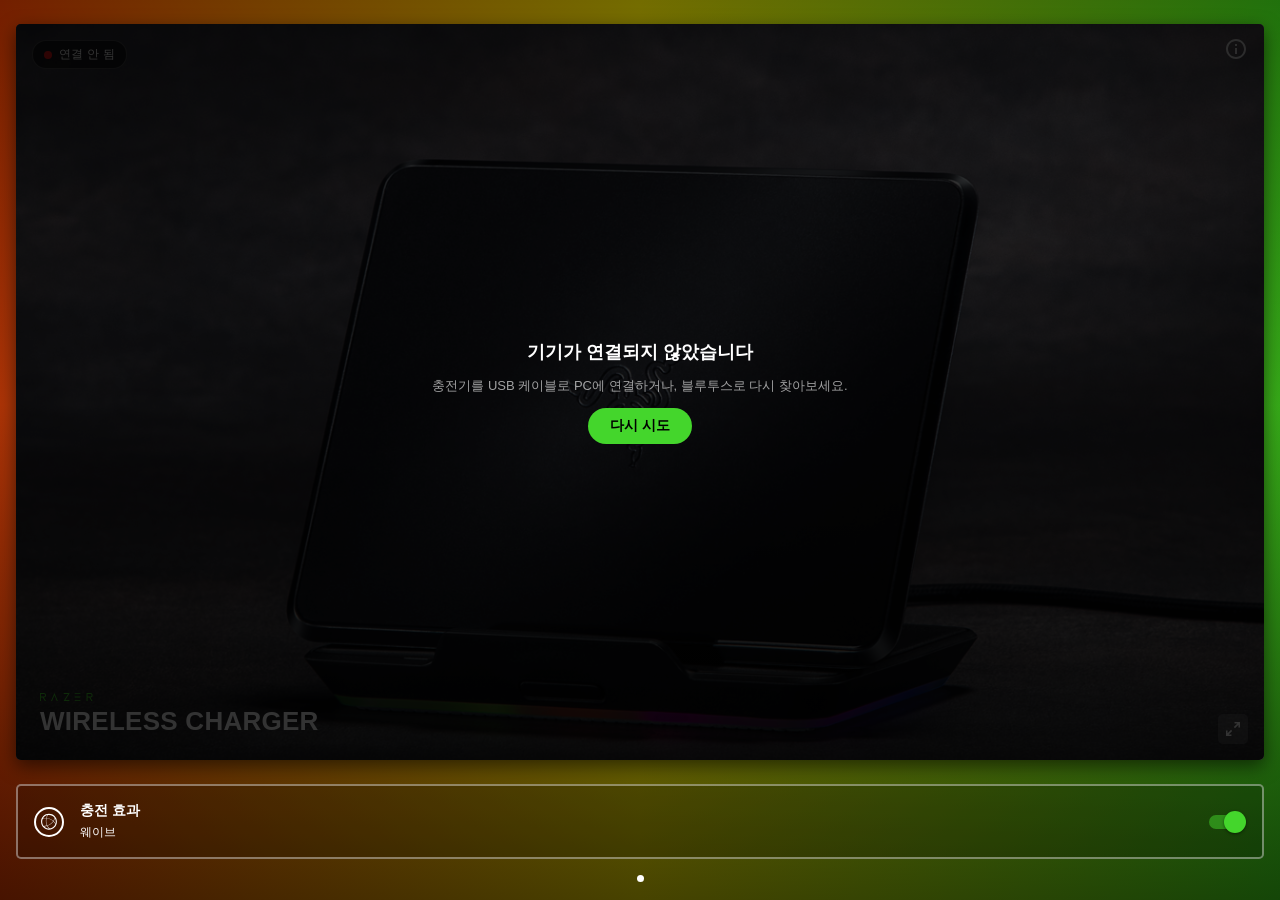
<file: ui/index.html>
<!doctype html>
<html lang="ko">
<head>
<meta charset="utf-8">
<meta name="viewport" content="width=device-width, initial-scale=1">
<title>Razer Chroma</title>
<link rel="stylesheet" href="app.css">
</head>
<body>
<div id="bg"><div id="bgColor"></div><div id="bgShade"></div></div>

<!-- 1. 기기 화면 (원래 앱의 fragment_audrey_device) -->
<section class="page" id="pageMain">
  <div class="card" id="card">
    <img class="photo" src="img/audrey.png" alt="">
    <div class="cardShade"></div>
    <div class="conn" id="connChip"><span class="dot"></span><span id="connText">연결 안 됨</span></div>
    <button class="iconBtn info" id="btnInfo" title="정보"><img src="img/information_line.svg" alt=""></button>
    <div class="deviceHead">
      <img class="razerLogo" src="img/ic_razer_logo_green.svg" alt="">
      <div class="model">Wireless Charger</div>
    </div>
    <button class="advance" id="btnAdvanced" title="고급"><img src="img/advance_icon.svg" alt=""></button>
    <div class="lost hidden" id="lost">
      <div class="lostTitle" id="lostTitle">기기 찾는 중...</div>
      <div class="lostBody" id="lostBody">충전기를 USB 케이블로 PC에 연결하거나, 전원을 켠 채로 두면 블루투스로 연결합니다.</div>
      <button class="greenBtn" id="btnRetry">다시 시도</button>
    </div>
  </div>
  <div class="effectRow" id="rowCharging" data-profile="2">
    <img class="effIcon" src="img/icon_effect.svg" alt="">
    <div class="effTexts"><div class="effType">충전 효과</div><div class="effName" id="nameCharging">-</div></div>
    <label class="switch" title="켜기/끄기"><input type="checkbox" id="swCharging"><span></span></label>
  </div>
  <div class="dots"><span class="on"></span></div>
</section>

<!-- 2. 색상 편집 화면 (원래 앱의 chroma_view) -->
<section class="page hidden" id="pageEditor">
  <div class="edTop">
    <button class="iconBtn" id="btnBack" title="뒤로"><img src="img/arrow_back_white.svg" alt=""></button>
    <div class="edTitle" id="edTitle">충전 효과</div>
    <div class="hexBox">
      <input id="hexInput" class="hidden" maxlength="7" spellcheck="false" placeholder="Hex 색상 코드 입력">
      <button class="hexBtn" id="btnHex">#</button>
    </div>
  </div>
  <div class="wheelArea">
    <canvas id="wheel"></canvas>
    <div class="blocked hidden" id="blocked">이 효과는 편집할 수 없는 기본 색상입니다.</div>
  </div>
  <div class="holders">
    <button class="ckBtn white" id="btnBright" title="LED 밝기"><img src="img/ck_ic_brightness.png" alt=""></button>
    <div class="swatches" id="swatches">
      <button class="swatch" data-i="0"></button>
      <button class="swatch" data-i="1"></button>
    </div>
    <div class="spacer"></div>
    <div class="modeMenu hidden" id="modeMenu"></div>
    <button class="ckBtn black" id="btnMode" title="효과"><img id="modeIcon" src="img/ck_ic_static.png" alt=""></button>
  </div>
  <div class="bottom" id="bottom">
    <div class="panel" id="pIntensity">
      <div class="pTitle" id="intensityTitle">색상 강도</div>
      <div class="pRow">
        <button class="mute" id="btnMute" title="두 번째 색 끄기"><img src="img/ck_ic_mute.png" alt=""></button>
        <input type="range" id="intensity" min="0" max="100" value="100">
      </div>
    </div>
    <div class="panel" id="pBright">
      <div class="pTitle">LED 밝기</div>
      <input type="range" id="brightness" class="plain" min="0" max="255" value="187">
    </div>
    <div class="panel" id="pDirection">
      <div class="pTitle">웨이브 방향</div>
      <div class="pButtons">
        <button class="rb" data-dir="left"><img src="img/ck_arrow_left_white.png" alt="왼쪽"></button>
        <button class="rb" data-dir="right"><img src="img/ck_arrow_right_white.png" alt="오른쪽"></button>
      </div>
    </div>
    <div class="panel" id="pDuration">
      <div class="pTitle">효과 지속 시간</div>
      <div class="pButtons">
        <button class="rb" data-speed="0">짧게</button>
        <button class="rb" data-speed="1">중간</button>
        <button class="rb" data-speed="2">길게</button>
      </div>
    </div>
  </div>
</section>

<!-- 3. 고급 화면 (원래 앱의 activity_device_advanced + layout_audrey_advanced) -->
<section class="page hidden" id="pageAdvanced">
  <div class="advHeader">
    <img src="img/audrey_advanced.png" alt="">
    <div class="advShade"></div>
    <button class="iconBtn advBack" id="btnAdvBack" title="뒤로"><img src="img/arrow_back_white.svg" alt=""></button>
    <div class="advName"><img class="razerLogo" src="img/ic_razer_logo_green.svg" alt=""><div class="model">Wireless Charger</div></div>
  </div>
  <div class="advBody">
    <div class="effectRow box" id="rowStandby" data-profile="1">
      <img class="effIcon ring" src="img/ic_chromaring.png" alt="">
      <div class="effTexts"><div class="effType">대기 효과</div><div class="effName" id="nameStandby">-</div></div>
      <label class="switch" title="켜기/끄기"><input type="checkbox" id="swStandby"><span></span></label>
    </div>

    <div class="advTitle">고급</div>
    <div class="sep"></div>

    <div class="bleOnly" id="bleOnly">
      <div class="box setRow">
        <div class="setTexts"><div class="setTitle">상태 표시기</div><div class="setBody">무선 충전기의 상태 표시기를 사용하거나 사용하지 않도록 설정합니다.</div></div>
        <label class="switch"><input type="checkbox" id="swStatus"><span></span></label>
      </div>
      <div class="box setRow timer" id="timerCharging">
        <div class="setTexts">
          <div class="setTitle">충전 효과 타이머</div><div class="setBody">일정 시간이 지나면 조명을 사용하지 않습니다.</div>
          <button class="timeVal" data-which="charging"><span class="num">15</span><span class="unit">분</span></button>
        </div>
        <label class="switch"><input type="checkbox" id="swTimerCharging"><span></span></label>
      </div>
      <div class="box setRow timer" id="timerStandby">
        <div class="setTexts">
          <div class="setTitle">대기 효과 타이머</div><div class="setBody">일정 시간 동안 무선 충전기를 사용하지 않으면 조명을 사용하지 않습니다.</div>
          <button class="timeVal" data-which="standby"><span class="num">15</span><span class="unit">분</span></button>
        </div>
        <label class="switch"><input type="checkbox" id="swTimerStandby"><span></span></label>
      </div>
      <div class="bleCover hidden" id="bleCover">
        <div>상태 표시기와 타이머는 블루투스로 연결했을 때만 바꿀 수 있습니다.<br>
          처음 한 번은 충전기 버튼을 5~6초 길게 눌러 페어링 모드로 만든 뒤 연결하세요.<br>
          <span style="color:#999">충전기는 기기 하나만 기억하므로 폰과의 블루투스 연결은 끊어집니다.</span></div>
        <button class="greenBtn" id="btnBleCover">블루투스 연결</button>
      </div>
    </div>

    <div class="advTitle small">연결</div>
    <div class="sep"></div>
    <div class="box setRow">
      <div class="setTexts"><div class="setTitle">USB</div><div class="setBody" id="usbInfo">연결 안 됨</div></div>
    </div>
    <div class="box setRow">
      <div class="setTexts"><div class="setTitle">블루투스</div><div class="setBody" id="bleInfo">연결 안 됨</div></div>
      <button class="lineBtn" id="btnBle">연결</button>
    </div>
    <button class="box setRow linkRow" id="btnReset"><div class="setTitle danger">기기 설정 초기화</div></button>
    <button class="box setRow linkRow" id="btnLog"><div class="setTitle">통신 기록 보기</div></button>
    <pre id="log" class="hidden"></pre>
    <p class="foot">Razer Chroma Configurator 2.5.199의 명령을 PC용으로 옮긴 비공식 프로그램입니다.</p>
  </div>
</section>

<!-- 타이머 고르기 (원래 앱의 fragment_dialog_device_timer_list) -->
<div class="sheetBack hidden" id="sheetBack">
  <div class="sheet">
    <div class="sheetTitle" id="sheetTitle">충전 효과 타이머</div>
    <div id="sheetList"></div>
  </div>
</div>
<div class="dialogBack hidden" id="confirmBack">
  <div class="dialog">
    <div class="dTitle">기기 설정 초기화</div>
    <div class="dBody">충전기의 조명 설정을 처음 상태로 되돌릴까요?</div>
    <div class="dBtns"><button id="confirmNo">취소</button><button id="confirmYes" class="green">초기화</button></div>
  </div>
</div>
<div class="toast hidden" id="toast"></div>
<script src="app.js"></script>
</body>
</html>
</file>
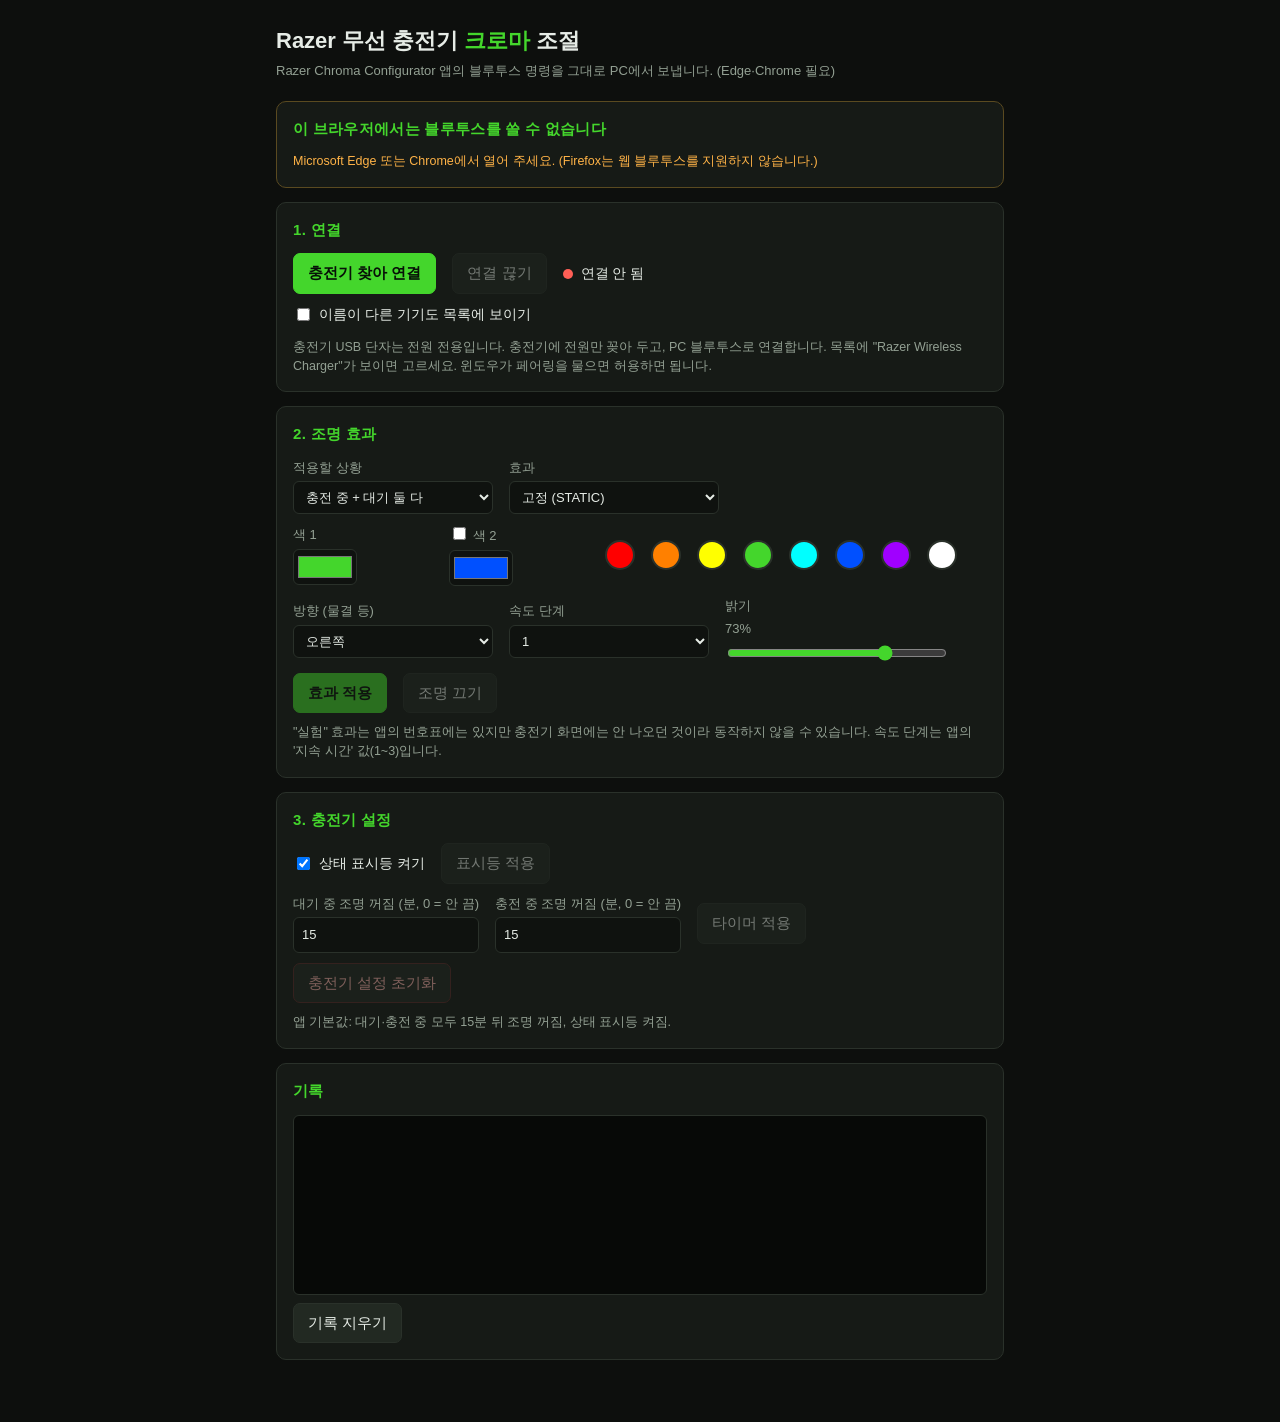
<file: 브라우저판/index.html>
<!doctype html>
<html lang="ko">
<head>
<meta charset="utf-8">
<meta name="viewport" content="width=device-width, initial-scale=1">
<title>충전기 크로마 조절</title>
<style>
  :root {
    --bg: #0d0f0d; --panel: #161a16; --line: #2a312a; --text: #e6ece6; --dim: #93a093;
    --accent: #44d62c; --accent-dark: #2e9a1c; --warn: #ffb347; --bad: #ff5f56;
  }
  * { box-sizing: border-box; }
  body { margin: 0; background: var(--bg); color: var(--text); font: 15px/1.5 "Malgun Gothic", "Segoe UI", sans-serif; }
  main { max-width: 760px; margin: 0 auto; padding: 24px 16px 48px; }
  h1 { font-size: 22px; margin: 0 0 4px; }
  h1 span { color: var(--accent); }
  .sub { color: var(--dim); margin: 0 0 20px; font-size: 13px; }
  section { background: var(--panel); border: 1px solid var(--line); border-radius: 10px; padding: 16px; margin-bottom: 14px; }
  h2 { font-size: 15px; margin: 0 0 12px; color: var(--accent); letter-spacing: .02em; }
  .row { display: flex; flex-wrap: wrap; gap: 10px 16px; align-items: center; margin-bottom: 10px; }
  .row:last-child { margin-bottom: 0; }
  label.f { display: flex; flex-direction: column; gap: 4px; font-size: 13px; color: var(--dim); min-width: 140px; }
  select { min-width: 200px; }
  select, input[type=number] { background: #0f120f; color: var(--text); border: 1px solid var(--line); border-radius: 6px; padding: 7px 8px; font: inherit; }
  input[type=color] { width: 64px; height: 36px; border: 1px solid var(--line); border-radius: 6px; background: #0f120f; padding: 2px; }
  input[type=range] { width: 220px; accent-color: var(--accent); }
  button { background: #222922; color: var(--text); border: 1px solid var(--line); border-radius: 7px; padding: 8px 14px; font: inherit; cursor: pointer; }
  button:hover:not(:disabled) { border-color: var(--accent); }
  button.primary { background: var(--accent); color: #071007; border-color: var(--accent); font-weight: 700; }
  button.primary:hover:not(:disabled) { background: #5ae740; }
  button.danger { border-color: #5a2a28; color: #ffb3ae; }
  button:disabled { opacity: .45; cursor: default; }
  .swatch { width: 30px; height: 30px; border-radius: 50%; border: 2px solid var(--line); padding: 0; }
  .status { display: inline-flex; align-items: center; gap: 8px; font-size: 14px; }
  .dot { width: 10px; height: 10px; border-radius: 50%; background: var(--bad); }
  .dot.on { background: var(--accent); box-shadow: 0 0 8px var(--accent); }
  .dot.busy { background: var(--warn); }
  .note { font-size: 12.5px; color: var(--dim); margin: 6px 0 0; }
  .warn { color: var(--warn); }
  .info { font-size: 13px; color: var(--dim); }
  #log { background: #070907; border: 1px solid var(--line); border-radius: 6px; height: 180px; overflow: auto; padding: 8px; font: 12px/1.45 Consolas, monospace; white-space: pre-wrap; color: #b9c7b9; margin: 0; }
  #log .tx { color: #9fe58f; } #log .rx { color: #8fc7ff; } #log .er { color: #ff8c85; }
  .chk { display: inline-flex; gap: 6px; align-items: center; font-size: 14px; }
  .hidden { display: none !important; }
  #unsupported { border-color: #5a4a20; }
  @media (max-width: 520px) { input[type=range] { width: 100%; } label.f { min-width: 46%; } }
</style>
</head>
<body>
<main>
  <h1>Razer 무선 충전기 <span>크로마</span> 조절</h1>
  <p class="sub">Razer Chroma Configurator 앱의 블루투스 명령을 그대로 PC에서 보냅니다. (Edge·Chrome 필요)</p>

  <section id="unsupported" class="hidden">
    <h2>이 브라우저에서는 블루투스를 쓸 수 없습니다</h2>
    <p class="note warn" id="unsupportedText"></p>
  </section>

  <section>
    <h2>1. 연결</h2>
    <div class="row">
      <button class="primary" id="btnConnect">충전기 찾아 연결</button>
      <button id="btnDisconnect" disabled>연결 끊기</button>
      <span class="status"><span class="dot" id="dot"></span><span id="statusText">연결 안 됨</span></span>
    </div>
    <div class="row">
      <label class="chk"><input type="checkbox" id="showAll"> 이름이 다른 기기도 목록에 보이기</label>
    </div>
    <p class="info" id="deviceInfo"></p>
    <p class="note">충전기 USB 단자는 전원 전용입니다. 충전기에 전원만 꽂아 두고, PC 블루투스로 연결합니다.
      목록에 "Razer Wireless Charger"가 보이면 고르세요. 윈도우가 페어링을 물으면 허용하면 됩니다.</p>
  </section>

  <section>
    <h2>2. 조명 효과</h2>
    <div class="row">
      <label class="f">적용할 상황
        <select id="target">
          <option value="both">충전 중 + 대기 둘 다</option>
          <option value="charging">충전 중 효과만</option>
          <option value="standby">대기 효과만</option>
        </select>
      </label>
      <label class="f">효과
        <select id="effect"></select>
      </label>
    </div>
    <div class="row" id="colorRow">
      <label class="f">색 1 <input type="color" id="color1" value="#44d62c"></label>
      <label class="f"><span><input type="checkbox" id="useColor2"> 색 2</span> <input type="color" id="color2" value="#0050ff" disabled></label>
      <div class="row" style="margin:0" id="presets"></div>
    </div>
    <div class="row">
      <label class="f">방향 (물결 등)
        <select id="direction"><option value="right">오른쪽</option><option value="left">왼쪽</option></select>
      </label>
      <label class="f">속도 단계
        <select id="speed"><option value="0">1</option><option value="1">2</option><option value="2">3</option></select>
      </label>
      <label class="f">밝기 <span id="brightnessLabel"></span>
        <input type="range" id="brightness" min="0" max="255" value="187">
      </label>
    </div>
    <div class="row">
      <button class="primary" id="btnApply" disabled>효과 적용</button>
      <button id="btnOff" disabled>조명 끄기</button>
    </div>
    <p class="note">"실험" 효과는 앱의 번호표에는 있지만 충전기 화면에는 안 나오던 것이라 동작하지 않을 수 있습니다.
      속도 단계는 앱의 '지속 시간' 값(1~3)입니다.</p>
  </section>

  <section>
    <h2>3. 충전기 설정</h2>
    <div class="row">
      <label class="chk"><input type="checkbox" id="statusLight" checked> 상태 표시등 켜기</label>
      <button id="btnStatusLight" disabled>표시등 적용</button>
    </div>
    <div class="row">
      <label class="f">대기 중 조명 꺼짐 (분, 0 = 안 끔)
        <input type="number" id="standbyMin" min="0" max="1092" value="15">
      </label>
      <label class="f">충전 중 조명 꺼짐 (분, 0 = 안 끔)
        <input type="number" id="chargingMin" min="0" max="1092" value="15">
      </label>
      <button id="btnTimers" disabled>타이머 적용</button>
    </div>
    <div class="row">
      <button class="danger" id="btnReset" disabled>충전기 설정 초기화</button>
    </div>
    <p class="note">앱 기본값: 대기·충전 중 모두 15분 뒤 조명 꺼짐, 상태 표시등 켜짐.</p>
  </section>

  <section>
    <h2>기록</h2>
    <pre id="log"></pre>
    <div class="row" style="margin-top:8px">
      <button id="btnClearLog">기록 지우기</button>
    </div>
  </section>
</main>

<script src="protocol.js"></script>
<script>
(() => {
  "use strict";
  const RC = window.RazerCharger;
  const $ = (id) => document.getElementById(id);
  const enc = new RC.Encoder();
  let device = null, server = null, writeChar = null, notifyChar = null;
  let lastWrite = 0;
  let queue = Promise.resolve();

  // ---------- 기록 ----------
  function log(text, cls) {
    const line = document.createElement("span");
    if (cls) line.className = cls;
    const t = new Date().toLocaleTimeString("ko-KR", { hour12: false });
    line.textContent = `[${t}] ${text}\n`;
    $("log").appendChild(line);
    $("log").scrollTop = $("log").scrollHeight;
  }

  // ---------- 저장 (이 브라우저에만) ----------
  const SAVE_KEY = "razer-charger-chroma";
  const FIELDS = ["target", "effect", "color1", "color2", "useColor2", "direction", "speed", "brightness", "statusLight", "standbyMin", "chargingMin", "showAll"];
  function save() {
    try {
      const o = {};
      for (const k of FIELDS) { const el = $(k); o[k] = el.type === "checkbox" ? el.checked : el.value; }
      localStorage.setItem(SAVE_KEY, JSON.stringify(o));
    } catch (e) { /* 저장 못 해도 동작에는 지장 없음 */ }
  }
  function load() {
    try {
      const o = JSON.parse(localStorage.getItem(SAVE_KEY) || "{}");
      for (const k of FIELDS) {
        if (!(k in o)) continue;
        const el = $(k);
        if (el.type === "checkbox") el.checked = !!o[k]; else el.value = o[k];
      }
    } catch (e) { /* 무시 */ }
  }

  // ---------- 화면 ----------
  function fillEffects() {
    const sel = $("effect");
    const base = document.createElement("optgroup"); base.label = "충전기 기본";
    const extra = document.createElement("optgroup"); extra.label = "실험";
    for (const e of RC.EFFECTS) {
      const o = document.createElement("option");
      o.value = String(e.id);
      o.textContent = `${e.name} (${e.key})`;
      (e.extra ? extra : base).appendChild(o);
    }
    sel.append(base, extra);
    sel.value = "1";
  }
  const PRESETS = [["#ff0000", "빨강"], ["#ff8000", "주황"], ["#ffff00", "노랑"], ["#44d62c", "레이저 초록"], ["#00ffff", "하늘"], ["#0050ff", "파랑"], ["#a000ff", "보라"], ["#ffffff", "흰색"]];
  function fillPresets() {
    for (const [c, name] of PRESETS) {
      const b = document.createElement("button");
      b.className = "swatch"; b.style.background = c; b.title = name;
      b.addEventListener("click", () => { $("color1").value = c; save(); });
      $("presets").appendChild(b);
    }
  }
  function effectInfo() {
    return RC.EFFECTS.find((e) => String(e.id) === $("effect").value) || RC.EFFECTS[1];
  }
  function refreshForm() {
    const e = effectInfo();
    $("colorRow").style.opacity = e.colors === 0 ? 0.45 : 1;
    $("color2").disabled = !$("useColor2").checked;
    const b = Number($("brightness").value);
    $("brightnessLabel").textContent = `${Math.round((b / 255) * 100)}%`;
  }
  function setState(state, text) {
    $("dot").className = "dot" + (state === "on" ? " on" : state === "busy" ? " busy" : "");
    $("statusText").textContent = text;
    const on = state === "on";
    for (const id of ["btnApply", "btnOff", "btnStatusLight", "btnTimers", "btnReset", "btnDisconnect"]) $(id).disabled = !on;
    $("btnConnect").disabled = state === "busy";
  }

  // ---------- 블루투스 ----------
  function supported() {
    if (!window.isSecureContext) return "이 페이지가 보안 환경으로 열리지 않았습니다. '로컬로 열기.bat'로 열어 주세요.";
    if (!navigator.bluetooth) return "Microsoft Edge 또는 Chrome에서 열어 주세요. (Firefox는 웹 블루투스를 지원하지 않습니다.)";
    return null;
  }

  async function connect() {
    const why = supported();
    if (why) { alert(why); return; }
    try {
      setState("busy", "기기 고르는 중…");
      const optionalServices = [RC.UUID.service, RC.UUID.deviceInfo];
      const opts = $("showAll").checked
        ? { acceptAllDevices: true, optionalServices }
        : { filters: [{ name: RC.DEVICE_NAME }, { services: [RC.UUID.service] }], optionalServices };
      device = await navigator.bluetooth.requestDevice(opts);
      device.addEventListener("gattserverdisconnected", onDisconnected);
      setState("busy", `${device.name || "기기"}에 연결 중…`);
      log(`기기 선택: ${device.name || "(이름 없음)"}`);
      server = await device.gatt.connect();
      const svc = await server.getPrimaryService(RC.UUID.service);
      writeChar = await svc.getCharacteristic(RC.UUID.write);
      notifyChar = await svc.getCharacteristic(RC.UUID.notify);
      // 앱과 같은 순서: 알림 특성 읽기 → 제조사·PnP ID 읽기 → 알림 켜기
      try { await notifyChar.readValue(); } catch (e) { /* 읽기 막혀 있어도 계속 */ }
      await readDeviceInfo();
      try {
        notifyChar.addEventListener("characteristicvaluechanged", (ev) => {
          log(`받음  ${RC.hex(new Uint8Array(ev.target.value.buffer))}`, "rx");
        });
        await notifyChar.startNotifications();
      } catch (e) { log(`알림 켜기 실패(명령은 보낼 수 있음): ${e.message}`, "er"); }
      lastWrite = 0;
      setState("on", `연결됨: ${device.name || "충전기"}`);
      log("연결 완료");
    } catch (e) {
      if (e && e.name === "NotFoundError") { setState("off", "연결 안 됨"); log("기기 선택이 취소됐습니다."); return; }
      log(`연결 실패: ${e && e.message ? e.message : e}`, "er");
      setState("off", "연결 실패");
      if (device && device.gatt.connected) device.gatt.disconnect();
    }
  }

  async function readDeviceInfo() {
    const parts = [];
    try {
      const di = await server.getPrimaryService(RC.UUID.deviceInfo);
      try {
        const v = await (await di.getCharacteristic(RC.UUID.manufacturer)).readValue();
        parts.push(`제조사: ${new TextDecoder().decode(v.buffer)}`);
      } catch (e) { /* 없음 */ }
      try {
        const v = await (await di.getCharacteristic(RC.UUID.pnpId)).readValue();
        const b = new Uint8Array(v.buffer);
        if (b.length >= 7) {
          const vid = b[1] | (b[2] << 8), pid = b[3] | (b[4] << 8), ver = b[5] | (b[6] << 8);
          parts.push(`VID 0x${vid.toString(16).padStart(4, "0")} · PID 0x${pid.toString(16).padStart(4, "0")} · 버전 0x${ver.toString(16).padStart(4, "0")}`);
        }
      } catch (e) { /* 없음 */ }
    } catch (e) { /* 기기 정보 서비스가 막혀 있으면 생략 */ }
    $("deviceInfo").textContent = parts.join("  ·  ");
  }

  function onDisconnected() {
    writeChar = notifyChar = null;
    setState("off", "연결 끊김");
    log("연결이 끊겼습니다.", "er");
  }

  async function rawWrite(bytes) {
    if (writeChar.writeValueWithResponse) await writeChar.writeValueWithResponse(bytes);
    else await writeChar.writeValue(bytes);
  }

  // 앱처럼 하나씩 차례로 보내고, 10초 넘게 쉬었으면 깨우기 패킷부터
  function send(label, bytes) {
    queue = queue.then(async () => {
      if (!writeChar) throw new Error("연결되어 있지 않습니다");
      if (Date.now() - lastWrite > RC.WAKEUP_AFTER_MS) {
        log(`보냄  ${RC.hex(RC.WAKEUP)}  (깨우기)`, "tx");
        await rawWrite(RC.WAKEUP);
      }
      log(`보냄  ${RC.hex(bytes)}  (${label})`, "tx");
      await rawWrite(bytes);
      lastWrite = Date.now();
    }).catch((e) => log(`보내기 실패 (${label}): ${e && e.message ? e.message : e}`, "er"));
    return queue;
  }

  function hexColor(v) { return parseInt(v.slice(1), 16); }
  function profiles() {
    const t = $("target").value;
    return t === "both" ? [RC.PROFILE.charging, RC.PROFILE.standby] : [RC.PROFILE[t]];
  }
  const PROFILE_NAME = { 2: "충전 중", 1: "대기" };

  function applyEffect(effectId) {
    const e = effectId === undefined ? effectInfo() : RC.EFFECTS.find((x) => x.id === effectId);
    const args = {
      effect: e.id,
      color1: hexColor($("color1").value),
      color2: $("useColor2").checked ? hexColor($("color2").value) : 0,
      left: $("direction").value === "left",
      speed: Number($("speed").value),
    };
    for (const p of profiles()) {
      send(`${PROFILE_NAME[p]} 효과 ${e.name}`, enc.effect({ profile: p, ...args }));
      if (e.id !== 0) send(`${PROFILE_NAME[p]} 밝기`, enc.brightness({ profile: p, value: Number($("brightness").value) }));
    }
  }

  // ---------- 시작 ----------
  fillEffects();
  fillPresets();
  load();
  refreshForm();
  setState("off", "연결 안 됨");
  const why = supported();
  if (why) { $("unsupported").classList.remove("hidden"); $("unsupportedText").textContent = why; }

  for (const id of FIELDS) $(id).addEventListener("input", () => { refreshForm(); save(); });
  for (const id of FIELDS) $(id).addEventListener("change", () => { refreshForm(); save(); });
  $("btnConnect").addEventListener("click", connect);
  $("btnDisconnect").addEventListener("click", () => { if (device && device.gatt.connected) device.gatt.disconnect(); });
  $("btnApply").addEventListener("click", () => applyEffect());
  $("btnOff").addEventListener("click", () => applyEffect(0));
  $("btnStatusLight").addEventListener("click", () => send("상태 표시등", enc.statusLight($("statusLight").checked)));
  $("btnTimers").addEventListener("click", () => {
    const s = Math.round(Number($("standbyMin").value) * 60), c = Math.round(Number($("chargingMin").value) * 60);
    send(`타이머 대기 ${s}초 · 충전 중 ${c}초`, enc.timers({ standby: s, charging: c }));
  });
  $("btnReset").addEventListener("click", () => {
    if (confirm("충전기의 조명 설정을 초기화할까요?")) send("초기화", enc.reset());
  });
  $("btnClearLog").addEventListener("click", () => { $("log").textContent = ""; });
})();
</script>
</body>
</html>
</file>
<file: ui/app.css>
/* 원래 앱 색: razer_green #44d62c, 카드 배경 #cc000000, 줄 배경 #33000000 + 테두리 #66ffffff, 모서리 5dp */
:root {
  --green: #44d62c; --green-dark: #3ca92f; --white: #fff; --dim: rgba(255,255,255,.62);
  --line: rgba(255,255,255,.2); --panel: #000; --radius: 5px;
}
* { box-sizing: border-box; margin: 0; padding: 0; }
html, body { height: 100%; overflow: hidden; background: #000; color: var(--white);
  font-family: "Segoe UI", "Malgun Gothic", sans-serif; font-size: 14px; user-select: none; -webkit-user-select: none; }
button { font: inherit; color: inherit; background: none; border: 0; cursor: pointer; }
img { -webkit-user-drag: none; }
.hidden { display: none !important; }

/* 배경: 지금 충전 효과 색이 은은하게 비침 */
#bg { position: fixed; inset: 0; z-index: 0; overflow: hidden; }
#bgColor { position: absolute; inset: -20%; background: #44d62c; transition: background .4s; }
#bgColor.breathing { animation: breathe 4s ease-in-out infinite; }
#bgColor.spectrum { background: #ff0000; animation: hue 8s linear infinite; }
#bgColor.wave { background: linear-gradient(90deg, #ff0000, #ffef00, #00ff26, #00fff7, #1500ff, #ff00ee, #ff0000); background-size: 300% 100%; animation: wave 6s linear infinite; }
#bgColor.off { background: #151515; }
#bgColor.left.wave { animation-direction: reverse; }
#bgShade { position: absolute; inset: 0; background: linear-gradient(180deg, rgba(0,0,0,.55) 0%, rgba(20,20,20,.35) 45%, rgba(0,0,0,.72) 100%); }
@keyframes breathe { 0%,100% { opacity: .15 } 50% { opacity: 1 } }
@keyframes hue { from { filter: hue-rotate(0deg) } to { filter: hue-rotate(360deg) } }
@keyframes wave { from { background-position: 0% 0 } to { background-position: 300% 0 } }

.page { position: fixed; inset: 0; z-index: 1; display: flex; flex-direction: column; }
.page.enter { animation: slideIn .22s ease-out; }
@keyframes slideIn { from { transform: translateX(28px); opacity: 0 } to { transform: none; opacity: 1 } }

/* ---------- 기기 화면 ---------- */
#pageMain { padding: 24px 0 18px; }
.card { position: relative; flex: 1; margin: 0 16px; border-radius: var(--radius); overflow: hidden; background: rgba(0,0,0,.8);
  box-shadow: 0 6px 18px rgba(0,0,0,.55); min-height: 240px; }
.photo { position: absolute; inset: 0; width: 100%; height: 100%; object-fit: cover; }
.cardShade { position: absolute; inset: 0; background: linear-gradient(180deg, rgba(0,0,0,0) 55%, rgba(0,0,0,.75) 100%); }
.iconBtn { width: 48px; height: 48px; display: grid; place-items: center; border-radius: 50%; }
.iconBtn:hover { background: rgba(255,255,255,.1); }
.iconBtn img { width: 24px; height: 24px; }
.info { position: absolute; top: 4px; right: 4px; }
.info img { width: 30px; height: 30px; }
.conn { position: absolute; top: 16px; left: 16px; display: flex; align-items: center; gap: 7px; padding: 5px 11px;
  border-radius: 14px; background: rgba(0,0,0,.55); border: 1px solid var(--line); font-size: 12px; letter-spacing: .02em; }
.conn .dot { width: 8px; height: 8px; border-radius: 50%; background: #e91515; }
.conn.on .dot { background: var(--green); box-shadow: 0 0 6px var(--green); }
.conn.busy .dot { background: #ff9f00; animation: blink 1s infinite; }
@keyframes blink { 50% { opacity: .3 } }
.deviceHead { position: absolute; left: 24px; bottom: 24px; }
.razerLogo { width: 53px; display: block; margin-bottom: 6px; }
.model { font-size: 26px; font-weight: 700; text-transform: uppercase; letter-spacing: .01em; line-height: 1.1; }
.advance { position: absolute; right: 16px; bottom: 16px; padding: 8px; border-radius: var(--radius); background: rgba(250,250,250,.15); }
.advance:hover { background: rgba(250,250,250,.3); }
.advance img { width: 14px; height: 14px; display: block; }
.lost { position: absolute; inset: 0; background: rgba(0,0,0,.8); display: flex; flex-direction: column; align-items: center; justify-content: center; gap: 12px; padding: 32px; text-align: center; }
.lostTitle { font-size: 18px; font-weight: 700; }
.lostBody { color: var(--dim); font-size: 13px; line-height: 1.5; }
.greenBtn { background: var(--green); color: #000; font-weight: 700; padding: 9px 22px; border-radius: 25px; }
.greenBtn:hover { background: #5be640; }

.effectRow { display: flex; align-items: center; gap: 16px; margin: 24px 16px 0; padding: 16px; border-radius: var(--radius);
  background: rgba(0,0,0,.2); border: 2px solid rgba(255,255,255,.4); cursor: pointer; }
.effectRow:hover { background: rgba(0,0,0,.32); }
.effIcon { width: 30px; height: 30px; flex: none; }
.effTexts { flex: 1; min-width: 0; }
.effType { font-weight: 700; margin-bottom: 4px; }
.effName { font-size: 12px; }
.dots { display: flex; justify-content: center; gap: 8px; margin-top: 16px; }
.dots span { width: 7px; height: 7px; border-radius: 50%; background: rgba(255,255,255,.35); }
.dots span.on { background: #fff; }

/* 스위치 (SwitchCompat, 초록) */
.switch { position: relative; width: 40px; height: 24px; flex: none; cursor: pointer; }
.switch input { opacity: 0; width: 0; height: 0; }
.switch span { position: absolute; left: 3px; right: 3px; top: 5px; bottom: 5px; border-radius: 7px; background: rgba(255,255,255,.35); transition: .15s; }
.switch span::after { content: ""; position: absolute; left: -3px; top: -4px; width: 22px; height: 22px; border-radius: 50%;
  background: #ececec; box-shadow: 0 1px 3px rgba(0,0,0,.5); transition: .15s; }
.switch input:checked + span { background: rgba(68,214,44,.5); }
.switch input:checked + span::after { left: 15px; background: var(--green); }
.switch input:disabled + span { opacity: .4; }

/* ---------- 색상 편집 화면 ---------- */
#pageEditor { background: #0b0b0b; }
.edTop { display: flex; align-items: center; padding: 8px 8px 0 4px; height: 64px; }
.edTitle { flex: 1; font-size: 16px; font-weight: 700; padding-left: 4px; }
.hexBox { display: flex; align-items: center; height: 40px; margin-right: 8px; }
.hexBtn { width: 40px; height: 40px; border-radius: 4px; background: #fff; color: #888; font-size: 20px; font-weight: 600; }
#hexInput { width: 120px; height: 40px; border: 0; border-radius: 4px 0 0 4px; background: #eee; color: #000; text-align: center;
  font: 600 16px Consolas, monospace; text-transform: uppercase; outline: none; }
#hexInput:not(.hidden) + .hexBtn { border-radius: 0 4px 4px 0; }
.wheelArea { position: relative; flex: 1; display: grid; place-items: center; min-height: 200px; }
#wheel { touch-action: none; cursor: crosshair; }
.blocked { position: absolute; inset: 0; background: rgba(0,0,0,.8); display: grid; place-items: center; padding: 0 60px; text-align: center; font-size: 14px; line-height: 1.5; }
.holders { position: relative; display: flex; align-items: flex-end; gap: 12px; height: 80px; padding: 0 16px 16px; }
.spacer { flex: 1; }
.ckBtn { width: 40px; height: 40px; border-radius: 4px; display: grid; place-items: center; flex: none; overflow: hidden; }
.ckBtn.white img { width: 40px; height: 40px; }
.ckBtn.black { background: #000; border: 1px solid #fff; }
.ckBtn.black img { width: 34px; height: 34px; }
.ckBtn.sel { box-shadow: 0 0 0 2px var(--green); }
.swatches { display: flex; gap: 12px; }
.swatch { width: 40px; height: 40px; border-radius: 4px; border: 2px solid transparent; }
.swatch.sel { border-color: #fff; }
.swatch.muted { background: repeating-linear-gradient(45deg, #222 0 6px, #333 6px 12px) !important; }
.modeMenu { position: absolute; right: 16px; bottom: 64px; display: flex; flex-direction: column; align-items: flex-end; gap: 10px; z-index: 5; }
.modeItem { display: flex; align-items: center; gap: 12px; }
.modeItem .ml { font-size: 13px; font-weight: 600; letter-spacing: .06em; padding: 4px 10px; border-radius: 3px; background: rgba(0,0,0,.75); }
.modeItem .mi { width: 40px; height: 40px; border-radius: 4px; display: grid; place-items: center; overflow: hidden; }
.modeItem .mi img { width: 40px; height: 40px; }
.modeItem.sel .mi { background: #000; border: 1px solid #fff; }
.modeItem.sel .mi img { width: 34px; height: 34px; }
.modeItem.sel .ml { color: var(--green); }
.modeShade { position: absolute; inset: 0; background: rgba(0,0,0,.8); z-index: 4; }
.bottom { background: var(--panel); padding: 4px 16px 18px; min-height: 64px; }
.panel { padding-top: 12px; }
.pTitle { font-size: 12px; color: var(--dim); margin-bottom: 6px; }
.pRow { display: flex; align-items: center; gap: 10px; }
.mute { width: 34px; height: 34px; flex: none; border-radius: 4px; display: grid; place-items: center; }
.mute img { width: 22px; height: 22px; }
.mute.on { background: rgba(255,255,255,.2); }
.pButtons { display: flex; gap: 8px; }
.rb { flex: 1; height: 34px; border-radius: 17px; border: 1px solid rgba(255,255,255,.4); font-size: 13px; display: grid; place-items: center; }
.rb img { height: 16px; }
.rb.sel { background: #fff; color: #000; border-color: #fff; }
.rb.sel img { filter: invert(1); }

/* 슬라이더: 원래 앱의 반투명 트랙 + 흰색 막대 손잡이 */
input[type=range] { -webkit-appearance: none; appearance: none; width: 100%; height: 34px; background: transparent; cursor: pointer; }
input[type=range]::-webkit-slider-runnable-track { height: 10px; border-radius: 5px; background: var(--track, rgba(255,255,255,.2)); }
input[type=range]::-webkit-slider-thumb { -webkit-appearance: none; width: 6px; height: 22px; margin-top: -6px; border-radius: 2px; background: #fff; box-shadow: 0 0 4px rgba(0,0,0,.7); }
input[type=range]:focus { outline: none; }

/* ---------- 고급 화면 ---------- */
#pageAdvanced { overflow-y: auto; background: #050505; }
.advHeader { position: relative; height: 230px; flex: none; }
.advHeader > img { width: 100%; height: 100%; object-fit: cover; display: block; }
.advShade { position: absolute; inset: 0; background: linear-gradient(180deg, rgba(0,0,0,.25), rgba(0,0,0,0) 40%, rgba(5,5,5,1) 100%); }
.advBack { position: absolute; top: 8px; left: 4px; }
.advName { position: absolute; left: 24px; bottom: 16px; }
.advBody { padding: 8px 16px 24px; }
.advBody .effectRow { margin: 0 0 8px; }
.box { border: 1px solid rgba(255,255,255,.2); border-radius: var(--radius); background: transparent; }
.effectRow.box { border-width: 1px; background: transparent; }
.effectRow.box:hover { background: rgba(255,255,255,.05); }
.advTitle { font-size: 24px; margin: 24px 0 10px; }
.advTitle.small { font-size: 18px; margin-top: 28px; }
.sep { height: 1px; background: #d8d8d8; opacity: .5; margin-bottom: 12px; }
.setRow { display: flex; align-items: center; gap: 12px; padding: 16px; margin-bottom: 8px; width: 100%; text-align: left; }
.setTexts { flex: 1; min-width: 0; }
.setTitle { font-size: 15px; font-weight: 600; }
.setTitle.danger { color: #ff6b5f; }
.setBody { font-size: 12px; color: var(--dim); margin-top: 3px; line-height: 1.45; }
.timeVal { display: flex; align-items: baseline; gap: 6px; margin: 10px auto 0; padding: 2px 14px; border-radius: 6px; }
.timeVal:hover { background: rgba(255,255,255,.08); }
.timeVal .num { font-size: 40px; font-weight: 300; line-height: 1.1; }
.timeVal .unit { font-size: 18px; }
.timer.off .timeVal { opacity: .3; pointer-events: none; }
.bleOnly { position: relative; }
.bleCover { position: absolute; inset: -4px; border-radius: 6px; background: rgba(6,6,6,.9); -webkit-backdrop-filter: blur(5px); backdrop-filter: blur(5px);
  display: flex; flex-direction: column; align-items: center; justify-content: center; gap: 14px; text-align: center; padding: 20px;
  font-size: 13px; line-height: 1.6; color: #ddd; word-break: keep-all; }
.lineBtn { border: 1px solid rgba(255,255,255,.45); border-radius: 16px; padding: 5px 16px; font-size: 13px; flex: none; }
.lineBtn:hover { border-color: var(--green); color: var(--green); }
.linkRow:hover { background: rgba(255,255,255,.05); }
#log { background: #000; border: 1px solid var(--line); border-radius: 4px; padding: 8px; height: 180px; overflow: auto; white-space: pre-wrap;
  font: 11px/1.45 Consolas, monospace; color: #9fbf9f; margin-bottom: 8px; user-select: text; }
.foot { font-size: 11px; color: rgba(255,255,255,.35); text-align: center; margin-top: 18px; }

/* 아래에서 올라오는 시트·대화상자·알림 */
.sheetBack, .dialogBack { position: fixed; inset: 0; z-index: 20; background: rgba(0,0,0,.6); display: flex; }
.sheetBack { align-items: flex-end; }
.dialogBack { align-items: center; justify-content: center; }
.sheet { width: 100%; background: #1c1c1c; border-radius: 10px 10px 0 0; padding: 18px 0 10px; animation: up .18s ease-out; }
@keyframes up { from { transform: translateY(40px); opacity: 0 } }
.sheetTitle { font-size: 16px; font-weight: 700; padding: 0 22px 10px; }
.sheetItem { display: block; width: 100%; text-align: left; padding: 13px 22px; font-size: 15px; }
.sheetItem:hover { background: rgba(255,255,255,.06); }
.sheetItem.sel { color: var(--green); font-weight: 700; }
.dialog { width: 300px; background: #222; border-radius: 6px; padding: 22px; }
.dTitle { font-size: 17px; font-weight: 700; margin-bottom: 10px; }
.dBody { color: #ccc; font-size: 13.5px; line-height: 1.5; }
.dBtns { display: flex; justify-content: flex-end; gap: 6px; margin-top: 20px; }
.dBtns button { padding: 7px 14px; border-radius: 4px; font-weight: 600; }
.dBtns button.green { color: var(--green); }
.dBtns button:hover { background: rgba(255,255,255,.08); }
.toast { position: fixed; left: 50%; bottom: 28px; transform: translateX(-50%); z-index: 30; background: rgba(40,40,40,.95);
  padding: 9px 18px; border-radius: 18px; font-size: 13px; max-width: 86%; text-align: center; box-shadow: 0 4px 14px rgba(0,0,0,.5); }
::-webkit-scrollbar { width: 6px; } ::-webkit-scrollbar-thumb { background: rgba(255,255,255,.2); border-radius: 3px; }
</file>
